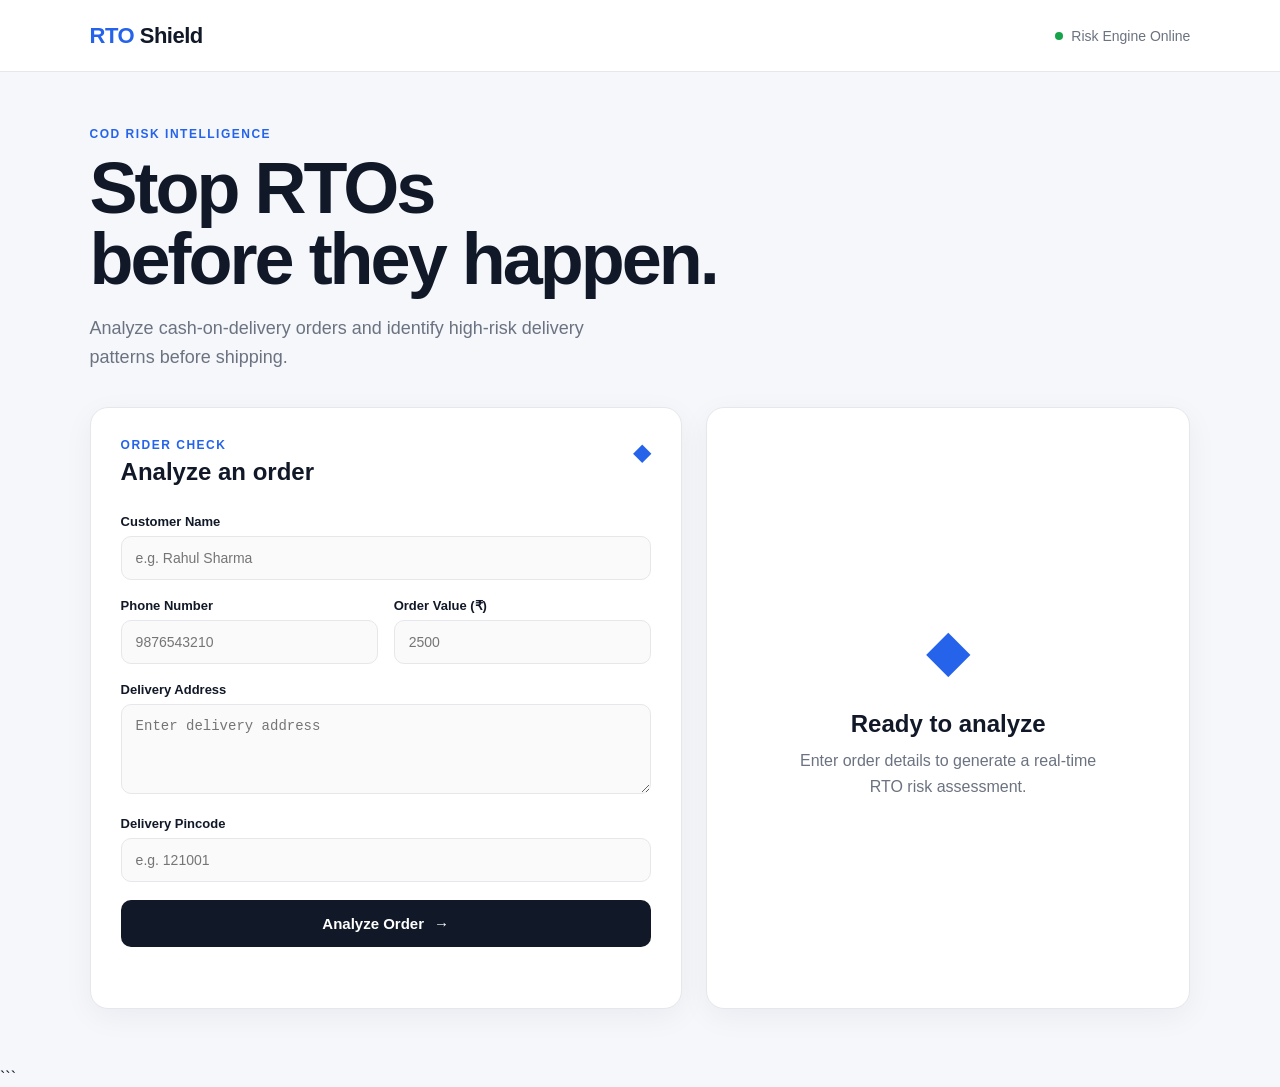
<file: index.html>
<!DOCTYPE html>
<html lang="en">
<head>
    <meta charset="UTF-8">
    <meta name="viewport" content="width=device-width, initial-scale=1.0">
    <title>RTO Shield</title>
    <link rel="stylesheet" href="style.css">
</head>

<body>

    <nav>
        <div class="logo">
            <span>RTO</span> Shield
        </div>
        <div class="nav-status">
            <span class="status-dot"></span>
            Risk Engine Online
        </div>
    </nav>

    <main>

        <section class="hero">
            <div>
                <p class="eyebrow">COD RISK INTELLIGENCE</p>
                <h1>Stop RTOs<br>before they happen.</h1>
                <p class="hero-text">
                    Analyze cash-on-delivery orders and identify
                    high-risk delivery patterns before shipping.
                </p>
            </div>
        </section>

        <section class="dashboard">

            <div class="card form-card">

                <div class="card-header">
                    <div>
                        <p class="section-label">ORDER CHECK</p>
                        <h2>Analyze an order</h2>
                    </div>
                    <span class="shield-icon">◆</span>
                </div>

                <form id="riskForm">

                    <div class="input-group">
                        <label>Customer Name</label>
                        <input
                            type="text"
                            id="customerName"
                            placeholder="e.g. Rahul Sharma"
                            required
                        >
                    </div>

                    <div class="input-row">

                        <div class="input-group">
                            <label>Phone Number</label>
                            <input
                                type="text"
                                id="phone"
                                placeholder="9876543210"
                                required
                            >
                        </div>

                        <div class="input-group">
                            <label>Order Value (₹)</label>
                            <input
                                type="number"
                                id="orderValue"
                                placeholder="2500"
                                min="1"
                                required
                            >
                        </div>

                    </div>

                    <div class="input-group">
                        <label>Delivery Address</label>
                        <textarea
                            id="address"
                            placeholder="Enter delivery address"
                            required
                        ></textarea>
                    </div>

                    <div class="input-group">
                        <label>Delivery Pincode</label>
                        <input
                            type="text"
                            id="pincode"
                            placeholder="e.g. 121001"
                            maxlength="6"
                            required
                        >
                    </div>

                    <button type="submit">
                        Analyze Order
                        <span>→</span>
                    </button>

                </form>

            </div>

            <div class="card result-card" id="resultCard">

                <div class="empty-state" id="emptyState">
                    <div class="big-shield">◆</div>
                    <h2>Ready to analyze</h2>
                    <p>
                        Enter order details to generate
                        a real-time RTO risk assessment.
                    </p>
                </div>

                <div
                    class="result-content"
                    id="resultContent"
                    style="display: none;"
                >

                    <p class="section-label">RISK ASSESSMENT</p>

                    <div class="score-section">

                        <div class="score-circle">
                            <span id="score">0</span>
                            <small>/100</small>
                        </div>

                        <div>
                            <span class="risk-label" id="riskLevel">
                                UNKNOWN
                            </span>
                            <h2>Risk Score</h2>
                        </div>

                    </div>

                    <div class="recommendation" id="recommendation">
                    </div>

                    <h3>Risk factors</h3>

                    <ul id="reasons"></ul>

                </div>

            </div>

        </section>

    </main>

    <script src="script.js"></script>

</body>
</html>
```
</file>
<file: style.css>
* {
    margin: 0;
    padding: 0;
    box-sizing: border-box;
}

:root {
    --bg: #f5f7fb;
    --card: #ffffff;
    --text: #111827;
    --muted: #6b7280;
    --border: #e5e7eb;
    --primary: #111827;
    --green: #16a34a;
    --yellow: #d97706;
    --red: #dc2626;
}

body {
    font-family: Inter, Arial, sans-serif;
    background: var(--bg);
    color: var(--text);
    min-height: 100vh;
}

nav {
    height: 72px;
    background: white;
    border-bottom: 1px solid var(--border);
    display: flex;
    align-items: center;
    justify-content: space-between;
    padding: 0 7%;
}

.logo {
    font-size: 22px;
    font-weight: 800;
    letter-spacing: -0.5px;
}

.logo span {
    color: #2563eb;
}

.nav-status {
    color: var(--muted);
    font-size: 14px;
    display: flex;
    align-items: center;
    gap: 8px;
}

.status-dot {
    width: 8px;
    height: 8px;
    background: var(--green);
    border-radius: 50%;
}

main {
    width: 86%;
    max-width: 1200px;
    margin: auto;
}

.hero {
    padding: 55px 0 35px;
}

.eyebrow,
.section-label {
    color: #2563eb;
    font-size: 12px;
    font-weight: 800;
    letter-spacing: 1.5px;
}

.hero h1 {
    font-size: clamp(42px, 6vw, 72px);
    line-height: 0.98;
    letter-spacing: -3px;
    margin: 12px 0 20px;
}

.hero-text {
    max-width: 560px;
    color: var(--muted);
    font-size: 18px;
    line-height: 1.6;
}

.dashboard {
    display: grid;
    grid-template-columns: 1.1fr 0.9fr;
    gap: 24px;
    padding-bottom: 60px;
}

.card {
    background: var(--card);
    border: 1px solid var(--border);
    border-radius: 18px;
    padding: 30px;
    box-shadow: 0 8px 30px rgba(17, 24, 39, 0.05);
}

.card-header {
    display: flex;
    justify-content: space-between;
    align-items: flex-start;
    margin-bottom: 28px;
}

.card h2 {
    font-size: 24px;
    margin-top: 6px;
}

.shield-icon,
.big-shield {
    color: #2563eb;
}

.shield-icon {
    font-size: 24px;
}

.input-group {
    margin-bottom: 18px;
}

.input-row {
    display: grid;
    grid-template-columns: 1fr 1fr;
    gap: 16px;
}

label {
    display: block;
    font-size: 13px;
    font-weight: 700;
    margin-bottom: 7px;
}

input,
textarea {
    width: 100%;
    border: 1px solid var(--border);
    border-radius: 10px;
    padding: 13px 14px;
    font-size: 14px;
    outline: none;
    background: #fafafa;
    transition: 0.2s;
}

textarea {
    min-height: 90px;
    resize: vertical;
}

input:focus,
textarea:focus {
    border-color: #2563eb;
    background: white;
    box-shadow: 0 0 0 3px rgba(37, 99, 235, 0.08);
}

button {
    width: 100%;
    border: none;
    border-radius: 10px;
    padding: 15px;
    background: var(--primary);
    color: white;
    font-size: 15px;
    font-weight: 700;
    cursor: pointer;
    display: flex;
    align-items: center;
    justify-content: center;
    gap: 10px;
    transition: 0.2s;
}

button:hover {
    transform: translateY(-1px);
    opacity: 0.92;
}

.result-card {
    min-height: 600px;
}

.empty-state {
    min-height: 540px;
    display: flex;
    flex-direction: column;
    justify-content: center;
    align-items: center;
    text-align: center;
    padding: 30px;
}

.big-shield {
    font-size: 58px;
    margin-bottom: 20px;
}

.empty-state h2 {
    margin-bottom: 10px;
}

.empty-state p {
    color: var(--muted);
    line-height: 1.6;
    max-width: 330px;
}

.result-content {
    display: none;
}

.score-section {
    display: flex;
    align-items: center;
    gap: 22px;
    margin: 25px 0;
}

.score-circle {
    width: 120px;
    height: 120px;
    border-radius: 50%;
    border: 10px solid #e5e7eb;
    display: flex;
    align-items: center;
    justify-content: center;
    font-size: 34px;
    font-weight: 800;
}

.score-circle small {
    font-size: 12px;
    color: var(--muted);
    margin-top: 18px;
}

.risk-label {
    display: inline-block;
    padding: 6px 12px;
    border-radius: 20px;
    background: #dcfce7;
    color: var(--green);
    font-size: 12px;
    font-weight: 800;
}

.recommendation {
    padding: 16px;
    border-radius: 10px;
    background: #f3f4f6;
    font-weight: 700;
    margin-bottom: 25px;
}

.result-content h3 {
    font-size: 15px;
    margin-bottom: 12px;
}

#reasons {
    list-style: none;
}

#reasons li {
    padding: 11px 0;
    border-bottom: 1px solid var(--border);
    color: #4b5563;
    font-size: 14px;
}

#reasons li::before {
    content: "✓";
    color: var(--green);
    font-weight: 800;
    margin-right: 9px;
}

@media (max-width: 850px) {
    .dashboard {
        grid-template-columns: 1fr;
    }

    .hero h1 {
        letter-spacing: -2px;
    }
}

@media (max-width: 550px) {
    nav {
        padding: 0 5%;
    }

    main {
        width: 92%;
    }

    .input-row {
        grid-template-columns: 1fr;
        gap: 0;
    }

    .card {
        padding: 22px;
    }
}
</file>
<file: frontend/style.css>
* {
    margin: 0;
    padding: 0;
    box-sizing: border-box;
}

:root {
    --bg: #f5f7fb;
    --card: #ffffff;
    --text: #111827;
    --muted: #6b7280;
    --border: #e5e7eb;
    --primary: #111827;
    --green: #16a34a;
    --yellow: #d97706;
    --red: #dc2626;
}

body {
    font-family: Inter, Arial, sans-serif;
    background: var(--bg);
    color: var(--text);
    min-height: 100vh;
}

nav {
    height: 72px;
    background: white;
    border-bottom: 1px solid var(--border);
    display: flex;
    align-items: center;
    justify-content: space-between;
    padding: 0 7%;
}

.logo {
    font-size: 22px;
    font-weight: 800;
    letter-spacing: -0.5px;
}

.logo span {
    color: #2563eb;
}

.nav-status {
    color: var(--muted);
    font-size: 14px;
    display: flex;
    align-items: center;
    gap: 8px;
}

.status-dot {
    width: 8px;
    height: 8px;
    background: var(--green);
    border-radius: 50%;
}

main {
    width: 86%;
    max-width: 1200px;
    margin: auto;
}

.hero {
    padding: 55px 0 35px;
}

.eyebrow,
.section-label {
    color: #2563eb;
    font-size: 12px;
    font-weight: 800;
    letter-spacing: 1.5px;
}

.hero h1 {
    font-size: clamp(42px, 6vw, 72px);
    line-height: 0.98;
    letter-spacing: -3px;
    margin: 12px 0 20px;
}

.hero-text {
    max-width: 560px;
    color: var(--muted);
    font-size: 18px;
    line-height: 1.6;
}

.dashboard {
    display: grid;
    grid-template-columns: 1.1fr 0.9fr;
    gap: 24px;
    padding-bottom: 60px;
}

.card {
    background: var(--card);
    border: 1px solid var(--border);
    border-radius: 18px;
    padding: 30px;
    box-shadow: 0 8px 30px rgba(17, 24, 39, 0.05);
}

.card-header {
    display: flex;
    justify-content: space-between;
    align-items: flex-start;
    margin-bottom: 28px;
}

.card h2 {
    font-size: 24px;
    margin-top: 6px;
}

.shield-icon,
.big-shield {
    color: #2563eb;
}

.shield-icon {
    font-size: 24px;
}

.input-group {
    margin-bottom: 18px;
}

.input-row {
    display: grid;
    grid-template-columns: 1fr 1fr;
    gap: 16px;
}

label {
    display: block;
    font-size: 13px;
    font-weight: 700;
    margin-bottom: 7px;
}

input,
textarea {
    width: 100%;
    border: 1px solid var(--border);
    border-radius: 10px;
    padding: 13px 14px;
    font-size: 14px;
    outline: none;
    background: #fafafa;
    transition: 0.2s;
}

textarea {
    min-height: 90px;
    resize: vertical;
}

input:focus,
textarea:focus {
    border-color: #2563eb;
    background: white;
    box-shadow: 0 0 0 3px rgba(37, 99, 235, 0.08);
}

button {
    width: 100%;
    border: none;
    border-radius: 10px;
    padding: 15px;
    background: var(--primary);
    color: white;
    font-size: 15px;
    font-weight: 700;
    cursor: pointer;
    display: flex;
    align-items: center;
    justify-content: center;
    gap: 10px;
    transition: 0.2s;
}

button:hover {
    transform: translateY(-1px);
    opacity: 0.92;
}

.result-card {
    min-height: 600px;
}

.empty-state {
    min-height: 540px;
    display: flex;
    flex-direction: column;
    justify-content: center;
    align-items: center;
    text-align: center;
    padding: 30px;
}

.big-shield {
    font-size: 58px;
    margin-bottom: 20px;
}

.empty-state h2 {
    margin-bottom: 10px;
}

.empty-state p {
    color: var(--muted);
    line-height: 1.6;
    max-width: 330px;
}

.result-content {
    display: none;
}

.score-section {
    display: flex;
    align-items: center;
    gap: 22px;
    margin: 25px 0;
}

.score-circle {
    width: 120px;
    height: 120px;
    border-radius: 50%;
    border: 10px solid #e5e7eb;
    display: flex;
    align-items: center;
    justify-content: center;
    font-size: 34px;
    font-weight: 800;
}

.score-circle small {
    font-size: 12px;
    color: var(--muted);
    margin-top: 18px;
}

.risk-label {
    display: inline-block;
    padding: 6px 12px;
    border-radius: 20px;
    background: #dcfce7;
    color: var(--green);
    font-size: 12px;
    font-weight: 800;
}

.recommendation {
    padding: 16px;
    border-radius: 10px;
    background: #f3f4f6;
    font-weight: 700;
    margin-bottom: 25px;
}

.result-content h3 {
    font-size: 15px;
    margin-bottom: 12px;
}

#reasons {
    list-style: none;
}

#reasons li {
    padding: 11px 0;
    border-bottom: 1px solid var(--border);
    color: #4b5563;
    font-size: 14px;
}

#reasons li::before {
    content: "✓";
    color: var(--green);
    font-weight: 800;
    margin-right: 9px;
}

@media (max-width: 850px) {
    .dashboard {
        grid-template-columns: 1fr;
    }

    .hero h1 {
        letter-spacing: -2px;
    }
}

@media (max-width: 550px) {
    nav {
        padding: 0 5%;
    }

    main {
        width: 92%;
    }

    .input-row {
        grid-template-columns: 1fr;
        gap: 0;
    }

    .card {
        padding: 22px;
    }
}
</file>
